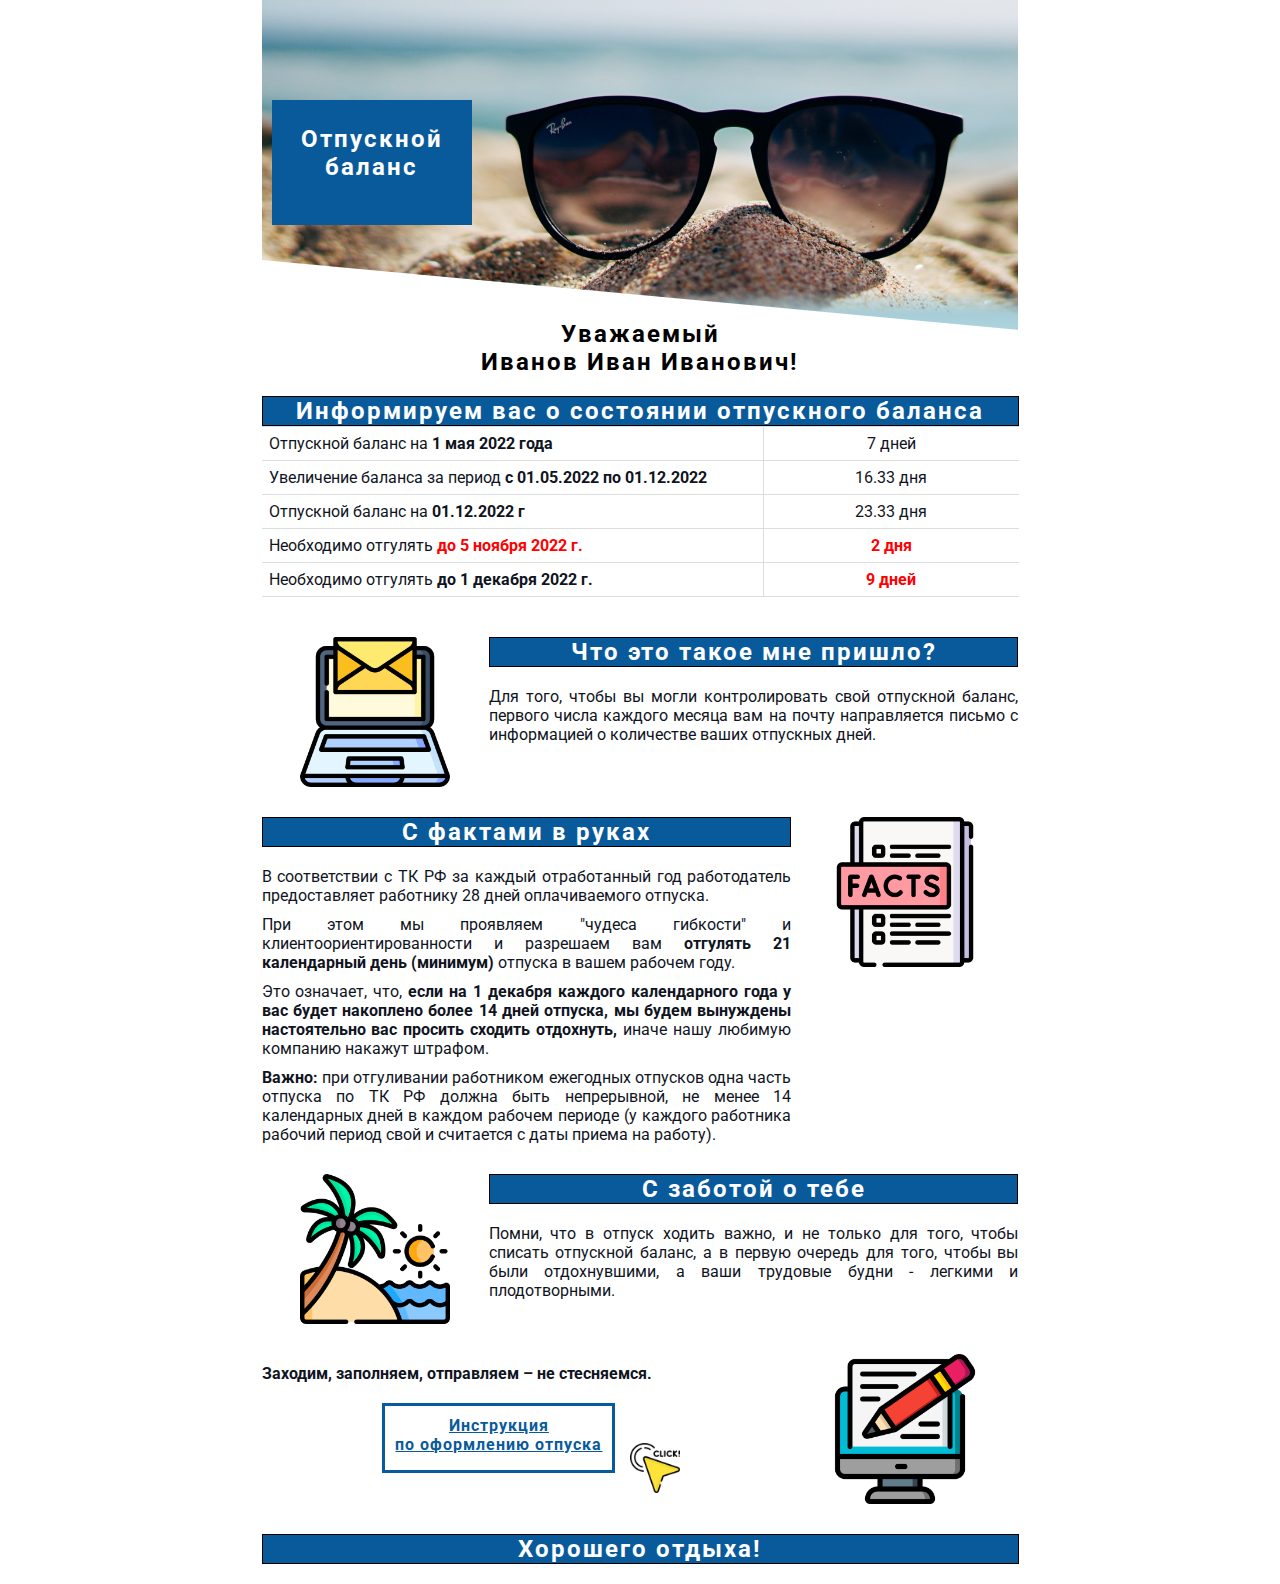
<file: index.html>
<!DOCTYPE html>
<html lang="en">
<head>
    <meta charset="UTF-8">
    <meta http-equiv="X-UA-Compatible" content="IE=edge">
    <meta name="viewport" content="width=device-width, initial-scale=1.0">
    <link rel="stylesheet" href="styles.css">
    <title>Отпускной баланс</title>
</head>
<body>
    <div class="container">
        <h2 class="top-header">Отпускной<br>баланс</h2>
        <div class="box1">
           <IMG src="0.png" alt="нет картинки"> 
        </div>
        

        <h2 class="main-header">Уважаемый <br> Иванов Иван Иванович!</h2>
        <h2 class="table-header">Информируем вас о состоянии отпускного баланса</h2>
        <table class="table">
                <tr>
                    <td>Отпускной баланс на <b>1 мая 2022 года</b></td>
                    <td class="text-center">7 дней</td>
                  </tr>
                  <tr>
                    <td>Увеличение баланса за период <b>c 01.05.2022 по 01.12.2022</b></td>
                    <td class="text-center">16.33 дня</td>
                  </tr>
                  <tr>
                    <td>Отпускной баланс на <b>01.12.2022 г</b></td>
                    <td class="text-center">23.33 дня</td>
                  </tr>

                  <tr>
                    <td>Необходимо отгулять <b class="text-red">до 5 ноября 2022 г.</b></td>
                    <td class="text-red text-center">2 дня</td>
                  </tr>

                  <tr>
                    <td>Необходимо отгулять <b>до 1 декабря 2022 г.</b></td>
                    <td class="text-red text-center">9 дней</td>
                  </tr>
          </table>

        <div class="box1">
                <div class="box w30">
                    <IMG class="displayed"  width="150px" height="150px" src="1.png" alt="нет картинки"> 
                </div>
                <div class = "box w70" > 
                    <h2>Что это такое мне пришло?</h2>
                    <p>Для того, чтобы вы могли контролировать свой отпускной баланс, первого числа каждого месяца вам на почту направляется письмо с информацией о количестве ваших отпускных дней.</p>
            </div>
        </div>
        <div class="box1">
            <div class = "box w70" > 
                <h2>С фактами в руках</h2>
                <p>В соответствии с ТК РФ за каждый отработанный год работодатель предоставляет работнику 28 дней оплачиваемого отпуска.</p>
                <p>При этом мы проявляем "чудеса гибкости" и клиентоориентированности и разрешаем вам <b>отгулять 21 календарный день (минимум)</b> отпуска в вашем рабочем году.</p>
                <p>Это означает, что, <b>если на 1 декабря каждого календарного года у вас будет накоплено более 14 дней отпуска, мы будем вынуждены настоятельно вас просить сходить отдохнуть,</b> иначе нашу любимую компанию накажут штрафом.</p>
                <p> <b>Важно:</b> при отгуливании работником ежегодных отпусков одна часть отпуска по ТК РФ должна быть непрерывной, не менее 14 календарных дней в каждом рабочем периоде (у каждого работника рабочий период свой и считается с даты приема на работу).</p>
            </div>
            <div class="box w30">
                <IMG class="displayed"  width="150px" height="150px" src="2.png" alt="нет картинки"> 
            </div>
        </div>
        <div class="box1">
            <div class="box w30">
                <IMG class="displayed"  width="150px" height="150px" src="3.png" alt="нет картинки"> 
            </div>
            <div class = "box w70" > 
                <h2>С заботой о тебе</h2>
                <p>Помни, что в отпуск ходить важно, и не только для того, чтобы списать отпускной баланс, а в первую очередь для того, чтобы вы были отдохнувшими, а ваши трудовые будни - легкими и плодотворными.</p>
            </div>
        </div>
        <div class="box1">
            <div class = "box w70" > 
                <p><b>Заходим, заполняем, отправляем – не стесняемся.</b></p>
                <div class="box1">
                    <div class="box-center">


                        <a class="btn" href="https://confluence.ecommpay.com/pages/viewpage.action?pageId=162352281" target="_blank">
                            <div class="text-center text-spacing1">
                                <div>Инструкция</div> 
                                <div>по оформлению отпуска</div>
                            </div>
                             
                             </a>
                        <IMG class="click-image"  width="50px" height="50px" src="5.png" alt="нет картинки"> 
                    </div>        
                </div>
            </div>
            <div class="box w30">
                <IMG class="displayed" width="150px" height="150px" src="4.png" alt="нет картинки"> 
            </div>
        </div>
        <h2 class="text-center">Хорошего отдыха!</h2>    
    </div>
</body>
</html>
</file>
<file: styles.css>
@import url('https://fonts.googleapis.com/css2?family=Roboto&display=swap');

*{
    margin: 0;    
    padding: 0;
    border: 1px none black;
}

.container {
   max-width: 757px;
   margin: auto; 
}

body {
  font-family: 'Roboto', sans-serif;
  font-size: 16px;
  font-weight: normal;
  background: #fff;
  color: #0f141e;
}

.table {
	width: 100%;
	margin-bottom: 40px;
	border-collapse: collapse; 

}
.table th {
	font-weight: bold;
	padding: 5px;
	border: none;
   text-align: left;
   color: #fff;
   letter-spacing: 2px;
   background:#095a9b;

}
.table td {
	border: 1px solid #dddddd;
	padding: 7px;
   width: 0px;
}
.table tr td:first-child, .table tr th:first-child {
	border-left: none;
}
.table tr td:last-child, .table tr th:last-child {
	border-right: none;
}

.table tr:hover td {
	background: #dddddd;
}

a {
  color: #095a9b;
  display: block;
  font-weight:bold;
  padding: 10px 10px 10px 10px;
  margin: 20px 10px 20px 10px;
}

b{
    font-weight:bold;
}

.box{
    display:inline-block ; 
    box-sizing: border-box;
    margin-bottom: 30px;
}
 
.w30{
   width: 30%;
}

.w70{
    width: 70%;
 }

.box1{
    display: flex; 
    box-sizing: border-box;
}

 IMG.displayed{
    display: block;
    width: 150px;
    margin: auto;
 }

 IMG.click-image{
    margin-left: 5px;
    margin-top: 60px;
 }

 .text-center{
    text-align: center;
 }

 .text-left{
   text-align: left;
}

 .text-red{
   color: red;
   font-weight:bold;
}

 h2{
    color: #fff;    
    background-color: #095a9b;
    margin-bottom: 20px;
    border-style: solid;
    text-align: center;
    letter-spacing: 2px;
 }

.main-header{
   margin-top: -20px;
   color: black;
   background-color: #fff;
   border-style: none;
}

.table-header{
   margin-top: 20px;
   margin-bottom: 0px;
}

.top-header{
   display: block;
   position: absolute;
   margin-top: 100px;
   margin-left: 10px;
   border: none;
   z-index: 3;
   width: 200px;
   height: 100px;
   padding-top: 25px;
}

p{
    color: #0f141e;    
    margin-top: 10px;
    text-align:justify;
 }

 .btn {
   border: solid;
   cursor: pointer;
 }

 .box-center{
   margin: auto;
   display: flex;
 }
 
 .btn:hover {
   border: solid;
   background-color: #095a9b;
   color: #fff;    
  
 }

 .text-spacing2{
   letter-spacing: 2px;
 }

 .text-spacing1{
   letter-spacing: 1px;
 }
</file>
